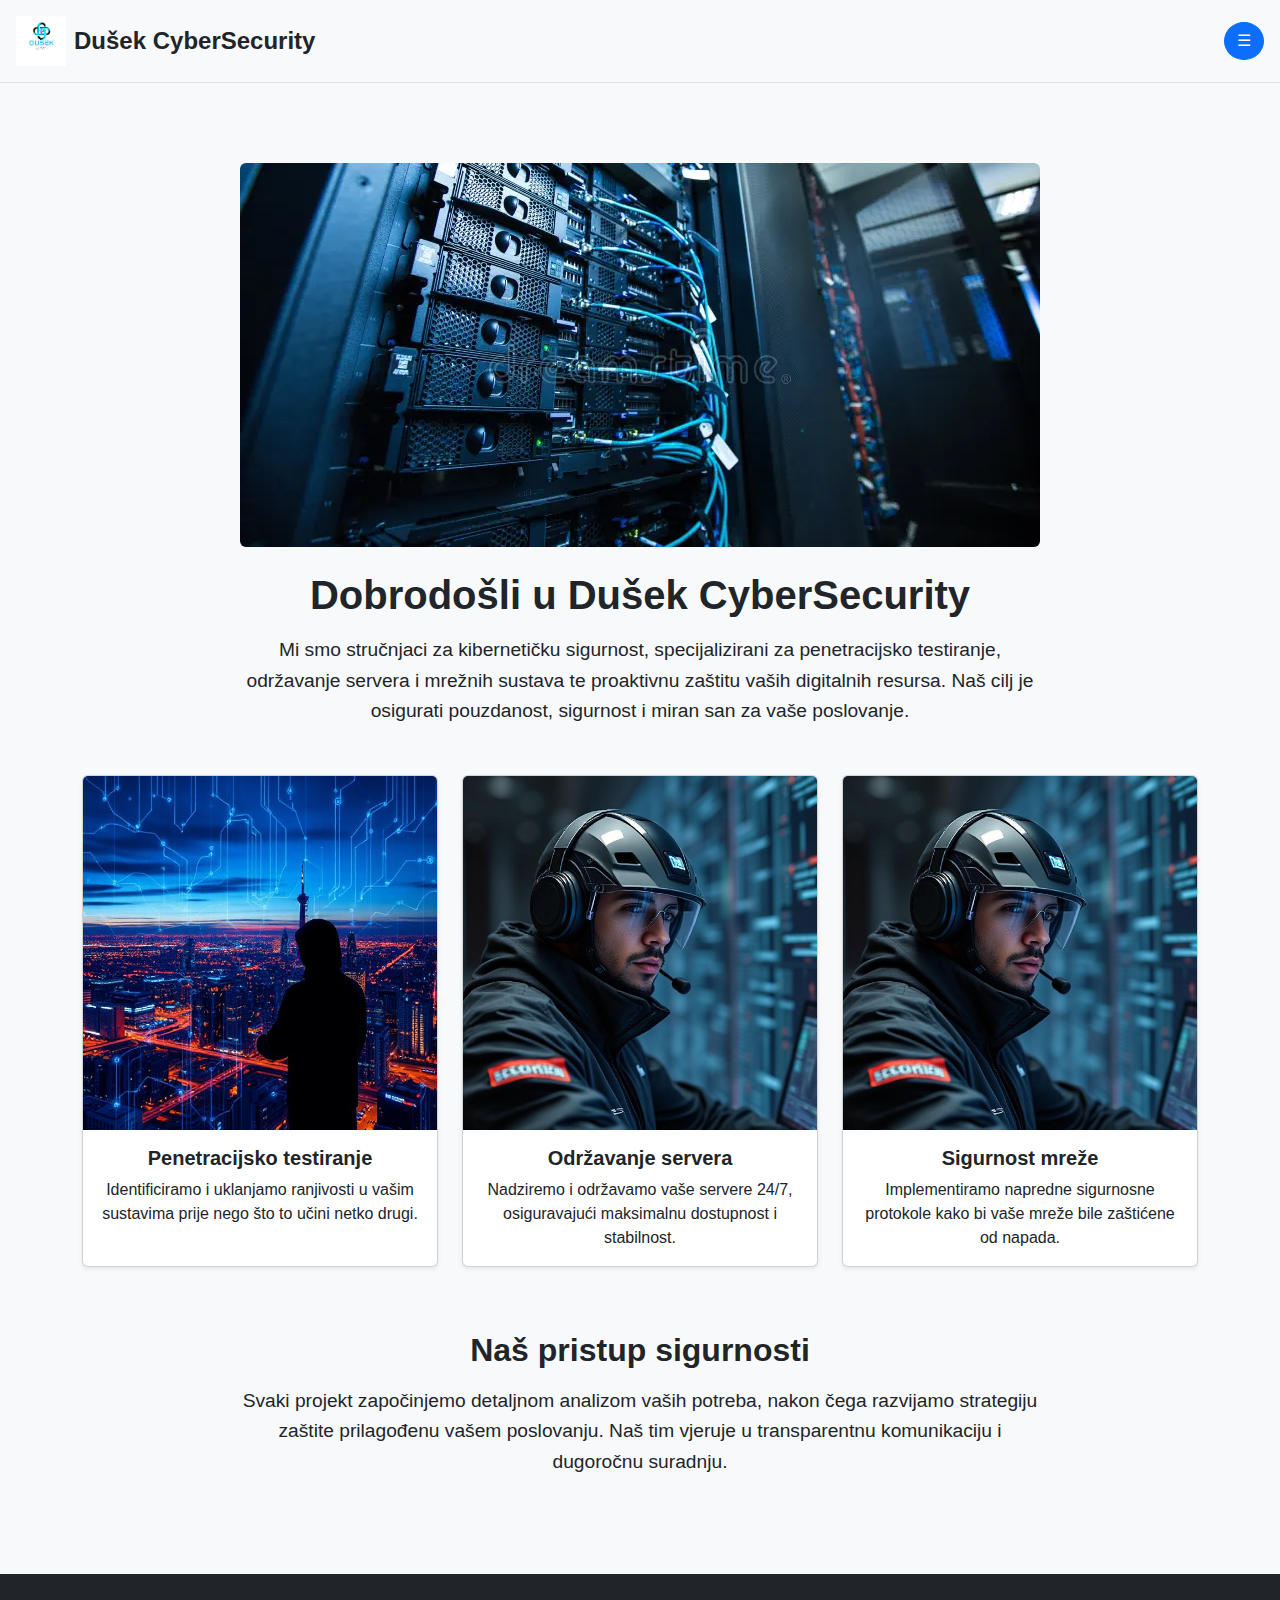
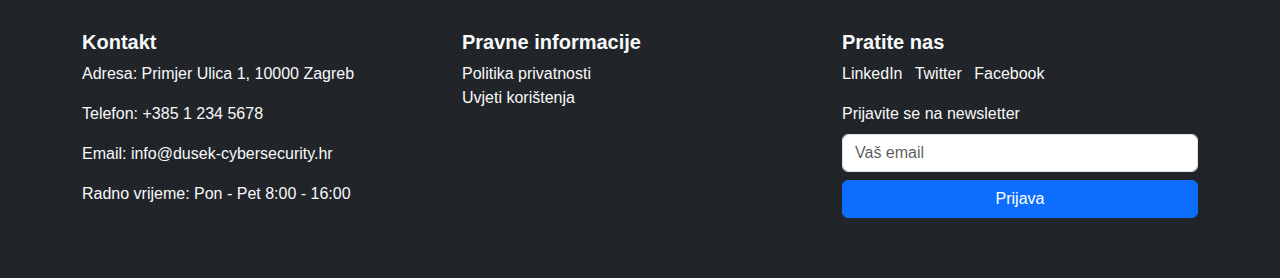
<file: index.html>
<!DOCTYPE html>
<html lang="hr">
<head>
    <meta charset="UTF-8">
    <meta name="viewport" content="width=device-width, initial-scale=1.0">
    <title>Dušek CyberSecurity</title>
    <link href="https://cdn.jsdelivr.net/npm/bootstrap@5.3.2/dist/css/bootstrap.min.css" rel="stylesheet">
    <link rel="stylesheet" href="style.css">
</head>
<body>

<header class="bg-light border-bottom d-flex justify-content-between align-items-center p-3">
    <a href="index.html" class="d-flex align-items-center text-dark text-decoration-none">
        <img src="slike/Dusek.png" alt="Logo" width="50" height="50" class="me-2">
        <span class="fs-4 fw-bold">Dušek CyberSecurity</span>
    </a>

    
    <button class="btn btn-primary rounded-circle" type="button" data-bs-toggle="offcanvas" data-bs-target="#mainMenu" aria-controls="mainMenu">
        ☰
    </button>
</header>


<div class="offcanvas offcanvas-end" tabindex="-1" id="mainMenu" aria-labelledby="mainMenuLabel">
    <div class="offcanvas-header">
        <h5 class="offcanvas-title" id="mainMenuLabel">Izbornik</h5>
        <button type="button" class="btn-close" data-bs-dismiss="offcanvas" aria-label="Zatvori"></button>
    </div>
    <div class="offcanvas-body">
        <nav class="nav flex-column">
            <a class="nav-link" href="o_nama.html">O nama</a>
            <a class="nav-link" href="usluge.html">Usluge</a>
            <a class="nav-link" href="novosti.html">Novosti</a>
            <a class="nav-link" href="zaposlenici.html">Zaposlenici</a>
            <a class="nav-link" href="kontakt.html">Kontakt</a>
            <a class="nav-link" href="password_test.html">Testiranje zaporke</a>
        </nav>
    </div>
</div>

<main class="container my-5">

    <section class="mb-5 text-center">
        <img src="slike/network-server-room-network-server-room-servers-high-performance-computers-running-processes-114138719.webp" alt="Cybersecurity Banner" class="img-fluid rounded mb-4">
        <h1 class="mb-3">Dobrodošli u Dušek CyberSecurity</h1>
        <p class="lead">
            Mi smo stručnjaci za kibernetičku sigurnost, specijalizirani za penetracijsko testiranje,
            održavanje servera i mrežnih sustava te proaktivnu zaštitu vaših digitalnih resursa.
            Naš cilj je osigurati pouzdanost, sigurnost i miran san za vaše poslovanje.
        </p>
    </section>

    <section class="row text-center mb-5">
        <div class="col-md-4 mb-3">
            <div class="card shadow-sm h-100">
                <img src="slike/49e75b22-9815-45e3-bf40-9a42f8af6ef8.jfif" class="card-img-top" alt="Pen Testing">
                <div class="card-body">
                    <h5 class="card-title">Penetracijsko testiranje</h5>
                    <p class="card-text">Identificiramo i uklanjamo ranjivosti u vašim sustavima prije nego što to učini netko drugi.</p>
                </div>
            </div>
        </div>
        <div class="col-md-4 mb-3">
            <div class="card shadow-sm h-100">
                <img src="slike/a2803f67-7ad3-4158-bbf1-80018cb2ded8.jfif" class="card-img-top" alt="Server Maintenance">
                <div class="card-body">
                    <h5 class="card-title">Održavanje servera</h5>
                    <p class="card-text">Nadziremo i održavamo vaše servere 24/7, osiguravajući maksimalnu dostupnost i stabilnost.</p>
                </div>
            </div>
        </div>
        <div class="col-md-4 mb-3">
            <div class="card shadow-sm h-100">
                <img src="slike/dad23524-e6ed-4711-8efe-0b33aef33cac.jfif" class="card-img-top" alt="Network Security">
                <div class="card-body">
                    <h5 class="card-title">Sigurnost mreže</h5>
                    <p class="card-text">Implementiramo napredne sigurnosne protokole kako bi vaše mreže bile zaštićene od napada.</p>
                </div>
            </div>
        </div>
    </section>

    <section class="text-center">
        <h2 class="mb-3">Naš pristup sigurnosti</h2>
        <p class="lead">
            Svaki projekt započinjemo detaljnom analizom vaših potreba, nakon čega razvijamo strategiju zaštite
            prilagođenu vašem poslovanju. Naš tim vjeruje u transparentnu komunikaciju i dugoročnu suradnju.
        </p>
    </section>

</main>

<footer class="bg-dark text-light mt-auto">
    <div class="container py-4">
        <div class="row">
            <div class="col-md-4">
                <h5>Kontakt</h5>
                <p>Adresa: Primjer Ulica 1, 10000 Zagreb</p>
                <p>Telefon: +385 1 234 5678</p>
                <p>Email: info@dusek-cybersecurity.hr</p>
                <p>Radno vrijeme: Pon - Pet 8:00 - 16:00</p>
            </div>
            <div class="col-md-4">
                <h5>Pravne informacije</h5>
                <ul class="list-unstyled">
                    <li><a href="privatnost.html" class="text-light">Politika privatnosti</a></li>
                    <li><a href="uvjeti.html" class="text-light">Uvjeti korištenja</a></li>
                </ul>
            </div>
            <div class="col-md-4">
                <h5>Pratite nas</h5>
                <a href="#" class="text-light me-2">LinkedIn</a>
                <a href="#" class="text-light me-2">Twitter</a>
                <a href="#" class="text-light">Facebook</a>
                <form class="mt-3">
                    <label for="newsletter" class="form-label">Prijavite se na newsletter</label>
                    <input type="email" id="newsletter" class="form-control mb-2" placeholder="Vaš email">
                    <button type="submit" class="btn btn-primary w-100">Prijava</button>
                </form>
            </div>
        </div>
    </div>
</footer>

<script src="https://cdn.jsdelivr.net/npm/bootstrap@5.3.2/dist/js/bootstrap.bundle.min.js"></script>
<script src="script.js"></script>
</body>
</html>
</file>
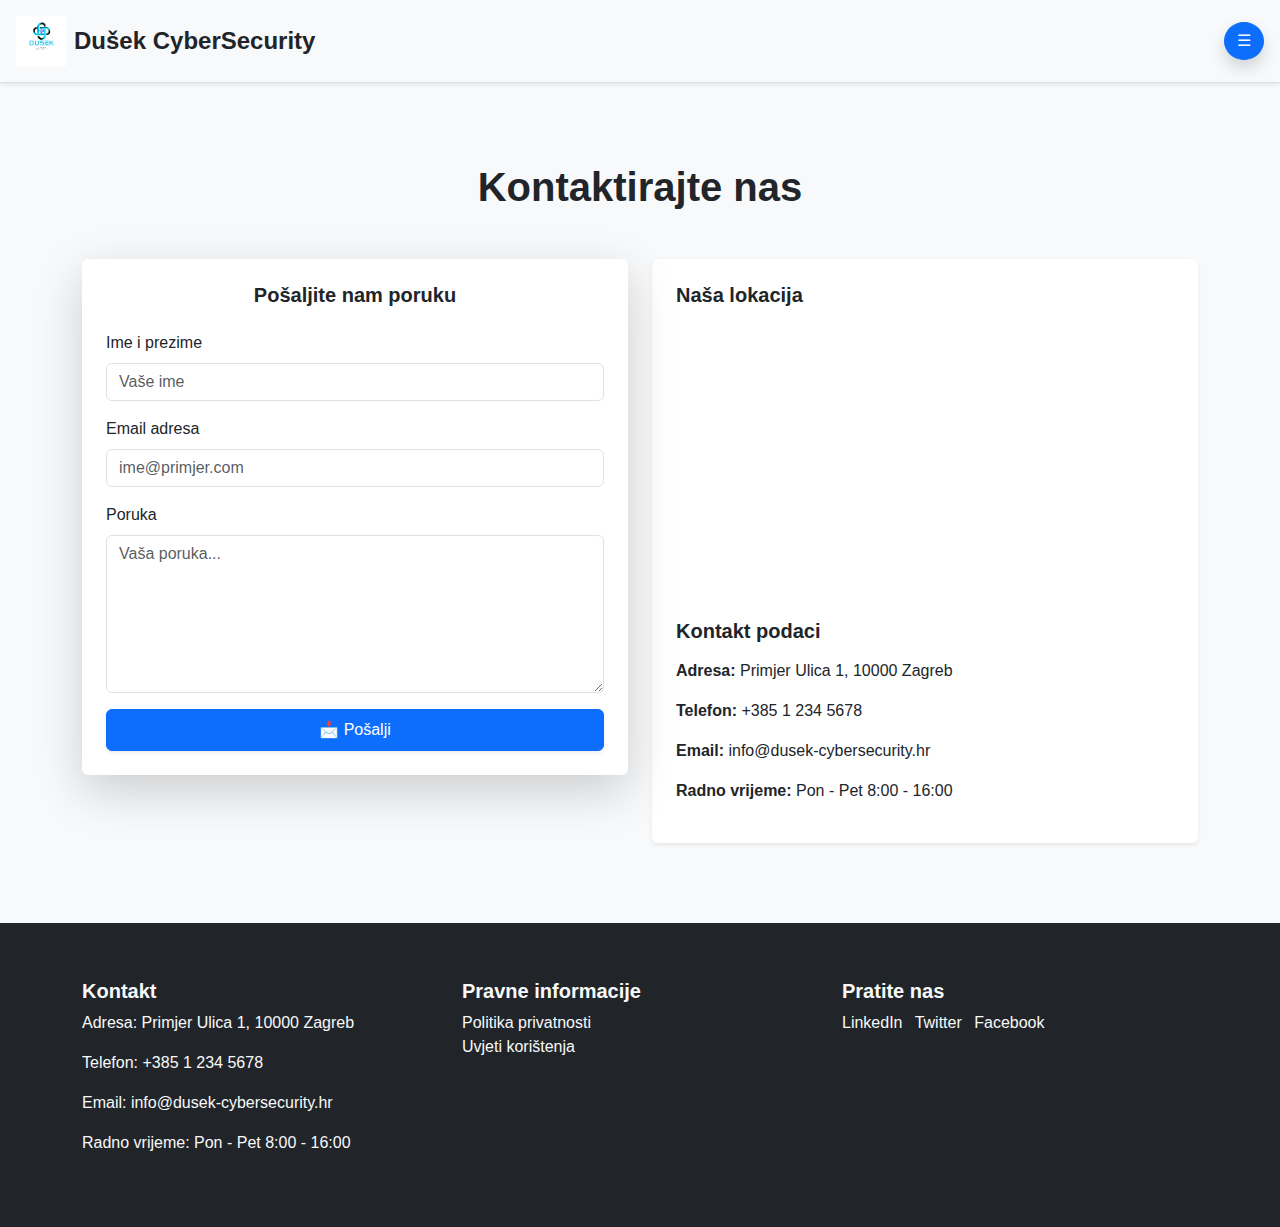
<file: kontakt.html>
<!DOCTYPE html>
<html lang="hr">
<head>
    <meta charset="UTF-8">
    <meta name="viewport" content="width=device-width, initial-scale=1.0">
    <title>Kontakt - Dušek CyberSecurity</title>
    <link href="https://cdn.jsdelivr.net/npm/bootstrap@5.3.2/dist/css/bootstrap.min.css" rel="stylesheet">
    <link rel="stylesheet" href="style.css">
</head>
<body class="bg-light d-flex flex-column min-vh-100">

<header class="bg-light border-bottom d-flex justify-content-between align-items-center p-3 shadow-sm">
    <a href="index.html" class="d-flex align-items-center text-dark text-decoration-none">
        <img src="slike/Dusek.png" alt="Logo" width="50" height="50" class="me-2">
        <span class="fs-4 fw-bold">Dušek CyberSecurity</span>
    </a>
    <button class="btn btn-primary rounded-circle shadow" type="button" data-bs-toggle="offcanvas" data-bs-target="#mainMenu" aria-controls="mainMenu">
        ☰
    </button>
</header>

<div class="offcanvas offcanvas-end" tabindex="-1" id="mainMenu" aria-labelledby="mainMenuLabel">
    <div class="offcanvas-header">
        <h5 class="offcanvas-title" id="mainMenuLabel">Izbornik</h5>
        <button type="button" class="btn-close" data-bs-dismiss="offcanvas" aria-label="Zatvori"></button>
    </div>
    <div class="offcanvas-body">
        <nav class="nav flex-column">
            <a class="nav-link" href="index.html">Početna</a>
            <a class="nav-link" href="o_nama.html">O nama</a>
            <a class="nav-link" href="usluge.html">Usluge</a>
            <a class="nav-link" href="novosti.html">Novosti</a>
            <a class="nav-link" href="zaposlenici.html">Zaposlenici</a>
            <a class="nav-link active" href="kontakt.html">Kontakt</a>
            <a class="nav-link" href="password_test.html">Testiranje zaporke</a>
        </nav>
    </div>
</div>

<main class="container my-5">
    <h1 class="text-center mb-5 fw-bold">Kontaktirajte nas</h1>

    <div class="row g-4">
        <div class="col-lg-6">
            <div class="card shadow-lg border-0">
                <div class="card-body p-4">
                    <h5 class="card-title text-center mb-4">Pošaljite nam poruku</h5>

                    <form action="https://formspree.io/f/xwprldqr" method="POST">
                        <div class="mb-3">
                            <label for="name" class="form-label">Ime i prezime</label>
                            <input type="text" class="form-control" id="name" name="name" placeholder="Vaše ime" required>
                        </div>

                        <div class="mb-3">
                            <label for="email" class="form-label">Email adresa</label>
                            <input type="email" class="form-control" id="email" name="email" placeholder="ime@primjer.com" required>
                        </div>

                        <div class="mb-3">
                            <label for="message" class="form-label">Poruka</label>
                            <textarea class="form-control" id="message" name="message" rows="6" placeholder="Vaša poruka..." required></textarea>
                        </div>

                        <button type="submit" class="btn btn-primary w-100 py-2 shadow-sm">📩 Pošalji</button>
                    </form>
                </div>
            </div>
        </div>

        <div class="col-lg-6">
            <div class="bg-white shadow-sm p-4 rounded">
                <h5 class="mb-3">Naša lokacija</h5>
                <div class="ratio ratio-16x9 mb-3">
                    <iframe src="https://www.google.com/maps?q=Zagreb+Croatia&output=embed" style="border:0;" allowfullscreen="" loading="lazy"></iframe>
                </div>

                <h5 class="mb-3">Kontakt podaci</h5>
                <p><strong>Adresa:</strong> Primjer Ulica 1, 10000 Zagreb</p>
                <p><strong>Telefon:</strong> +385 1 234 5678</p>
                <p><strong>Email:</strong> info@dusek-cybersecurity.hr</p>
                <p><strong>Radno vrijeme:</strong> Pon - Pet 8:00 - 16:00</p>
            </div>
        </div>
    </div>
</main>

<footer class="bg-dark text-light mt-auto">
    <div class="container py-4">
        <div class="row">
            <div class="col-md-4">
                <h5>Kontakt</h5>
                <p>Adresa: Primjer Ulica 1, 10000 Zagreb</p>
                <p>Telefon: +385 1 234 5678</p>
                <p>Email: info@dusek-cybersecurity.hr</p>
                <p>Radno vrijeme: Pon - Pet 8:00 - 16:00</p>
            </div>
            <div class="col-md-4">
                <h5>Pravne informacije</h5>
                <ul class="list-unstyled">
                    <li><a href="privatnost.html" class="text-light">Politika privatnosti</a></li>
                    <li><a href="uvjeti.html" class="text-light">Uvjeti korištenja</a></li>
                </ul>
            </div>
            <div class="col-md-4">
                <h5>Pratite nas</h5>
                <a href="#" class="text-light me-2">LinkedIn</a>
                <a href="#" class="text-light me-2">Twitter</a>
                <a href="#" class="text-light">Facebook</a>
            </div>
        </div>
    </div>
</footer>

<script src="https://cdn.jsdelivr.net/npm/bootstrap@5.3.2/dist/js/bootstrap.bundle.min.js"></script>
</body>
</html>
</file>
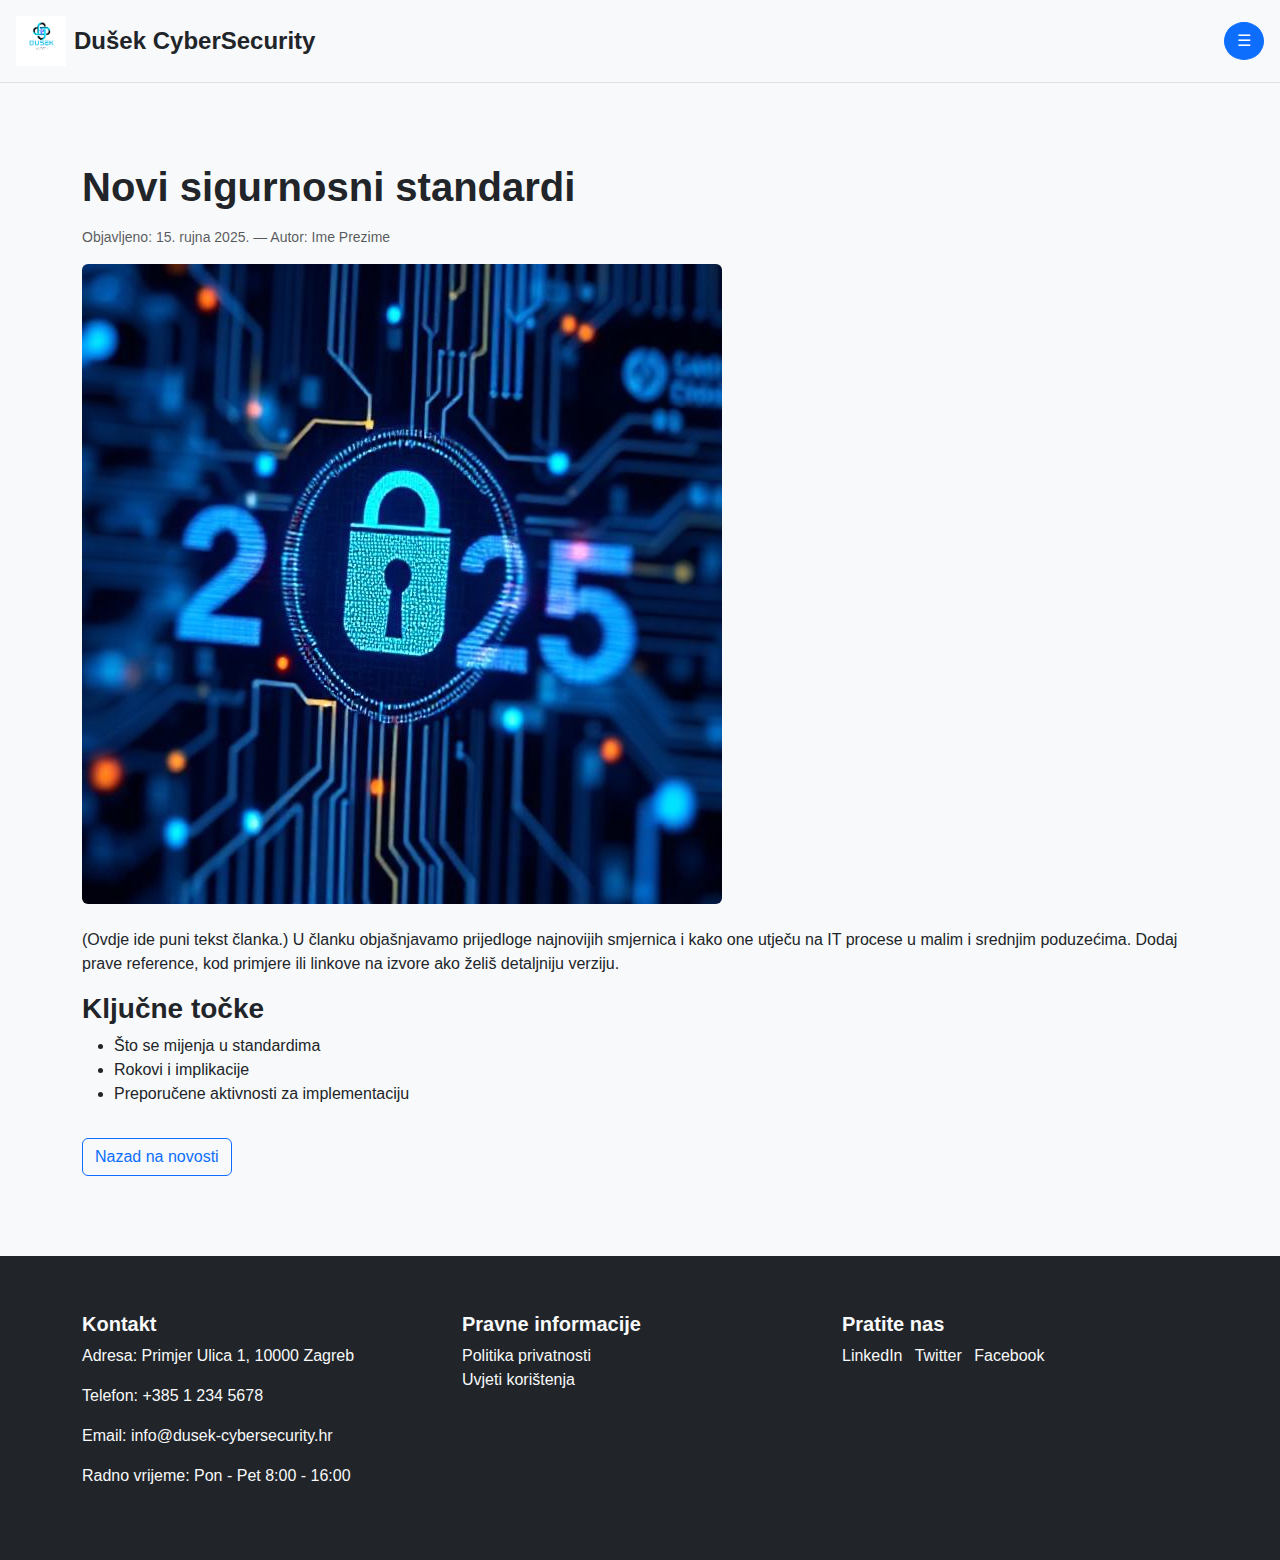
<file: novost_single.html>
<!DOCTYPE html>
<html lang="hr">
<head>
    <meta charset="UTF-8">
    <meta name="viewport" content="width=device-width, initial-scale=1.0">
    <title>Novi sigurnosni standardi - Dušek CyberSecurity</title>
    <link href="https://cdn.jsdelivr.net/npm/bootstrap@5.3.2/dist/css/bootstrap.min.css" rel="stylesheet">
    <link rel="stylesheet" href="style.css">
</head>
<body>

<header class="bg-light border-bottom d-flex justify-content-between align-items-center p-3">
    <a href="index.html" class="d-flex align-items-center text-dark text-decoration-none">
        <img src="slike/Dusek.png" alt="Logo" width="50" height="50" class="me-2">
        <span class="fs-4 fw-bold">Dušek CyberSecurity</span>
    </a>
    <button class="btn btn-primary rounded-circle" type="button" data-bs-toggle="offcanvas" data-bs-target="#mainMenu" aria-controls="mainMenu">
        ☰
    </button>
</header>

<div class="offcanvas offcanvas-end" tabindex="-1" id="mainMenu" aria-labelledby="mainMenuLabel">
    <div class="offcanvas-header">
        <h5 class="offcanvas-title" id="mainMenuLabel">Izbornik</h5>
        <button type="button" class="btn-close" data-bs-dismiss="offcanvas" aria-label="Zatvori"></button>
    </div>
    <div class="offcanvas-body">
        <nav class="nav flex-column">
            <a class="nav-link" href="index.html">Početna</a>
            <a class="nav-link" href="o_nama.html">O nama</a>
            <a class="nav-link" href="usluge.html">Usluge</a>
            <a class="nav-link" href="novosti.html">Novosti</a>
            <a class="nav-link" href="zaposlenici.html">Zaposlenici</a>
            <a class="nav-link" href="kontakt.html">Kontakt</a>
             <a class="nav-link active" href="password_test.html">Testiranje zaporke</a>
        </nav>
    </div>
</div>

<main class="container my-5">
    <article>
        <h1 class="mb-3">Novi sigurnosni standardi</h1>
        <p class="text-muted small">Objavljeno: 15. rujna 2025. — Autor: Ime Prezime</p>
        <img src="slike/d951ab39-e0ae-4fd6-91f8-fbc402507d74.jfif" alt="Novi standardi" class="img-fluid rounded mb-4">
        <p>
            (Ovdje ide puni tekst članka.) U članku objašnjavamo prijedloge najnovijih smjernica i kako one
            utječu na IT procese u malim i srednjim poduzećima. Dodaj prave reference, kod primjere ili linkove
            na izvore ako želiš detaljniju verziju.
        </p>

        <h3>Ključne točke</h3>
        <ul>
            <li>Što se mijenja u standardima</li>
            <li>Rokovi i implikacije</li>
            <li>Preporučene aktivnosti za implementaciju</li>
        </ul>

        <a href="novosti.html" class="btn btn-outline-primary mt-3">Nazad na novosti</a>
    </article>
</main>

<footer class="bg-dark text-light mt-auto">
    <div class="container py-4">
        <div class="row">
            <div class="col-md-4">
                <h5>Kontakt</h5>
                <p>Adresa: Primjer Ulica 1, 10000 Zagreb</p>
                <p>Telefon: +385 1 234 5678</p>
                <p>Email: info@dusek-cybersecurity.hr</p>
                <p>Radno vrijeme: Pon - Pet 8:00 - 16:00</p>
            </div>
            <div class="col-md-4">
                <h5>Pravne informacije</h5>
                <ul class="list-unstyled">
                    <li><a href="privatnost.html" class="text-light">Politika privatnosti</a></li>
                    <li><a href="uvjeti.html" class="text-light">Uvjeti korištenja</a></li>
                </ul>
            </div>
            <div class="col-md-4">
                <h5>Pratite nas</h5>
                <a href="#" class="text-light me-2">LinkedIn</a>
                <a href="#" class="text-light me-2">Twitter</a>
                <a href="#" class="text-light">Facebook</a>

                <!-- Mailchimp embed placeholder -->
            </div>
        </div>
    </div>
</footer>

<script src="https://cdn.jsdelivr.net/npm/bootstrap@5.3.2/dist/js/bootstrap.bundle.min.js"></script>
</body>
</html>
</file>
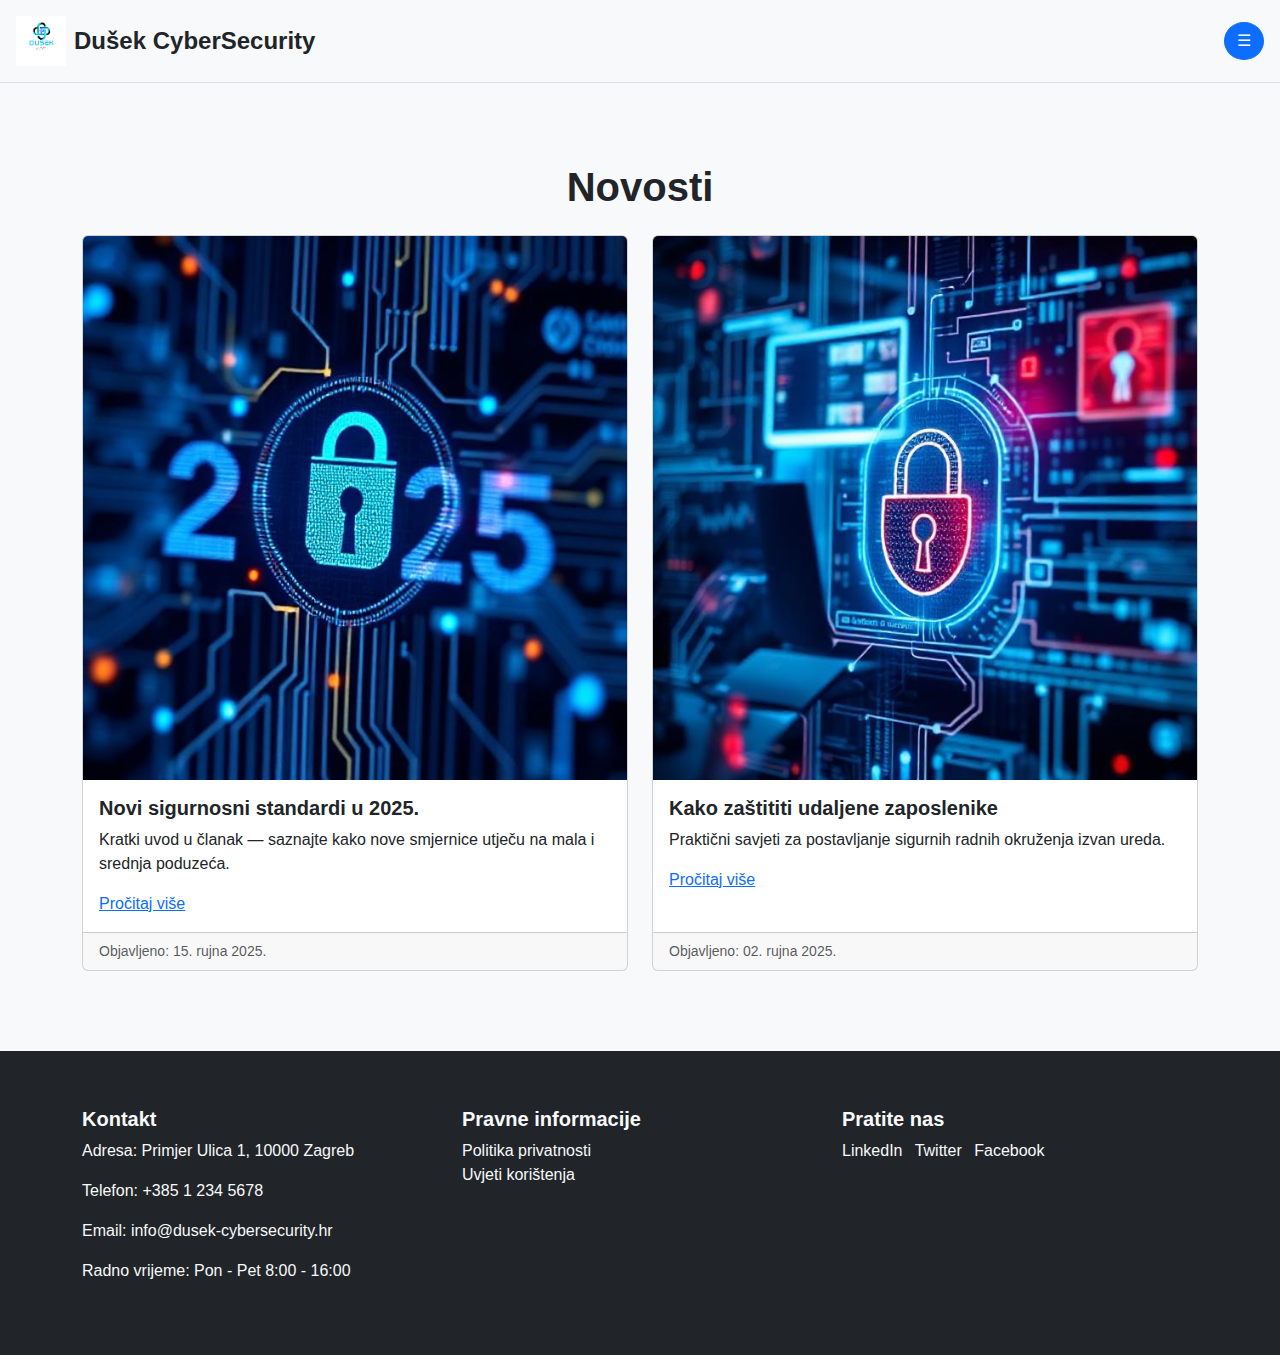
<file: novosti.html>
<!DOCTYPE html>
<html lang="hr">
<head>
    <meta charset="UTF-8">
    <meta name="viewport" content="width=device-width, initial-scale=1.0">
    <title>Novosti - Dušek CyberSecurity</title>
    <link href="https://cdn.jsdelivr.net/npm/bootstrap@5.3.2/dist/css/bootstrap.min.css" rel="stylesheet">
    <link rel="stylesheet" href="style.css">
</head>
<body>

<header class="bg-light border-bottom d-flex justify-content-between align-items-center p-3">
    <a href="index.html" class="d-flex align-items-center text-dark text-decoration-none">
        <img src="slike/Dusek.png" alt="Logo" width="50" height="50" class="me-2">
        <span class="fs-4 fw-bold">Dušek CyberSecurity</span>
    </a>
    <button class="btn btn-primary rounded-circle" type="button" data-bs-toggle="offcanvas" data-bs-target="#mainMenu" aria-controls="mainMenu">
        ☰
    </button>
</header>

<div class="offcanvas offcanvas-end" tabindex="-1" id="mainMenu" aria-labelledby="mainMenuLabel">
    <div class="offcanvas-header">
        <h5 class="offcanvas-title" id="mainMenuLabel">Izbornik</h5>
        <button type="button" class="btn-close" data-bs-dismiss="offcanvas" aria-label="Zatvori"></button>
    </div>
    <div class="offcanvas-body">
        <nav class="nav flex-column">
            <a class="nav-link" href="index.html">Početna</a>
            <a class="nav-link" href="o_nama.html">O nama</a>
            <a class="nav-link" href="usluge.html">Usluge</a>
            <a class="nav-link active" href="novosti.html">Novosti</a>
            <a class="nav-link" href="zaposlenici.html">Zaposlenici</a>
            <a class="nav-link" href="kontakt.html">Kontakt</a>
             <a class="nav-link active" href="password_test.html">Testiranje zaporke</a>
        </nav>
    </div>
</div>

<main class="container my-5">
    <h1 class="text-center mb-4">Novosti</h1>

    <div class="row g-4">
        <!-- Članak 1 -->
        <div class="col-md-6">
            <article class="card h-100">
                <img src="slike/d951ab39-e0ae-4fd6-91f8-fbc402507d74.jfif" class="card-img-top" alt="Naslov članka">
                <div class="card-body">
                    <h5 class="card-title">Novi sigurnosni standardi u 2025.</h5>
                    <p class="card-text">Kratki uvod u članak — saznajte kako nove smjernice utječu na mala i srednja poduzeća.</p>
                    <a href="novost_single.html" class="stretched-link">Pročitaj više</a>
                </div>
                <div class="card-footer small text-muted">Objavljeno: 15. rujna 2025.</div>
            </article>
        </div>

        <!-- Članak 2 -->
        <div class="col-md-6">
            <article class="card h-100">
                <img src="slike/f18f04fe-4d58-46d9-af1b-69393720ca29.jfif" class="card-img-top" alt="Naslov članka">
                <div class="card-body">
                    <h5 class="card-title">Kako zaštititi udaljene zaposlenike</h5>
                    <p class="card-text">Praktični savjeti za postavljanje sigurnih radnih okruženja izvan ureda.</p>
                    <a href="novost_single.html" class="stretched-link">Pročitaj više</a>
                </div>
                <div class="card-footer small text-muted">Objavljeno: 02. rujna 2025.</div>
            </article>
        </div>

        <!-- Dodaj više članaka po potrebi -->
    </div>
</main>

<footer class="bg-dark text-light mt-auto">
    <div class="container py-4">
        <div class="row">
            <div class="col-md-4">
                <h5>Kontakt</h5>
                <p>Adresa: Primjer Ulica 1, 10000 Zagreb</p>
                <p>Telefon: +385 1 234 5678</p>
                <p>Email: info@dusek-cybersecurity.hr</p>
                <p>Radno vrijeme: Pon - Pet 8:00 - 16:00</p>
            </div>
            <div class="col-md-4">
                <h5>Pravne informacije</h5>
                <ul class="list-unstyled">
                    <li><a href="privatnost.html" class="text-light">Politika privatnosti</a></li>
                    <li><a href="uvjeti.html" class="text-light">Uvjeti korištenja</a></li>
                </ul>
            </div>
            <div class="col-md-4">
                <h5>Pratite nas</h5>
                <a href="#" class="text-light me-2">LinkedIn</a>
                <a href="#" class="text-light me-2">Twitter</a>
                <a href="#" class="text-light">Facebook</a>

                <!-- Mailchimp embed placeholder -->
            </div>
        </div>
    </div>
</footer>

<script src="https://cdn.jsdelivr.net/npm/bootstrap@5.3.2/dist/js/bootstrap.bundle.min.js"></script>
</body>
</html>
</file>
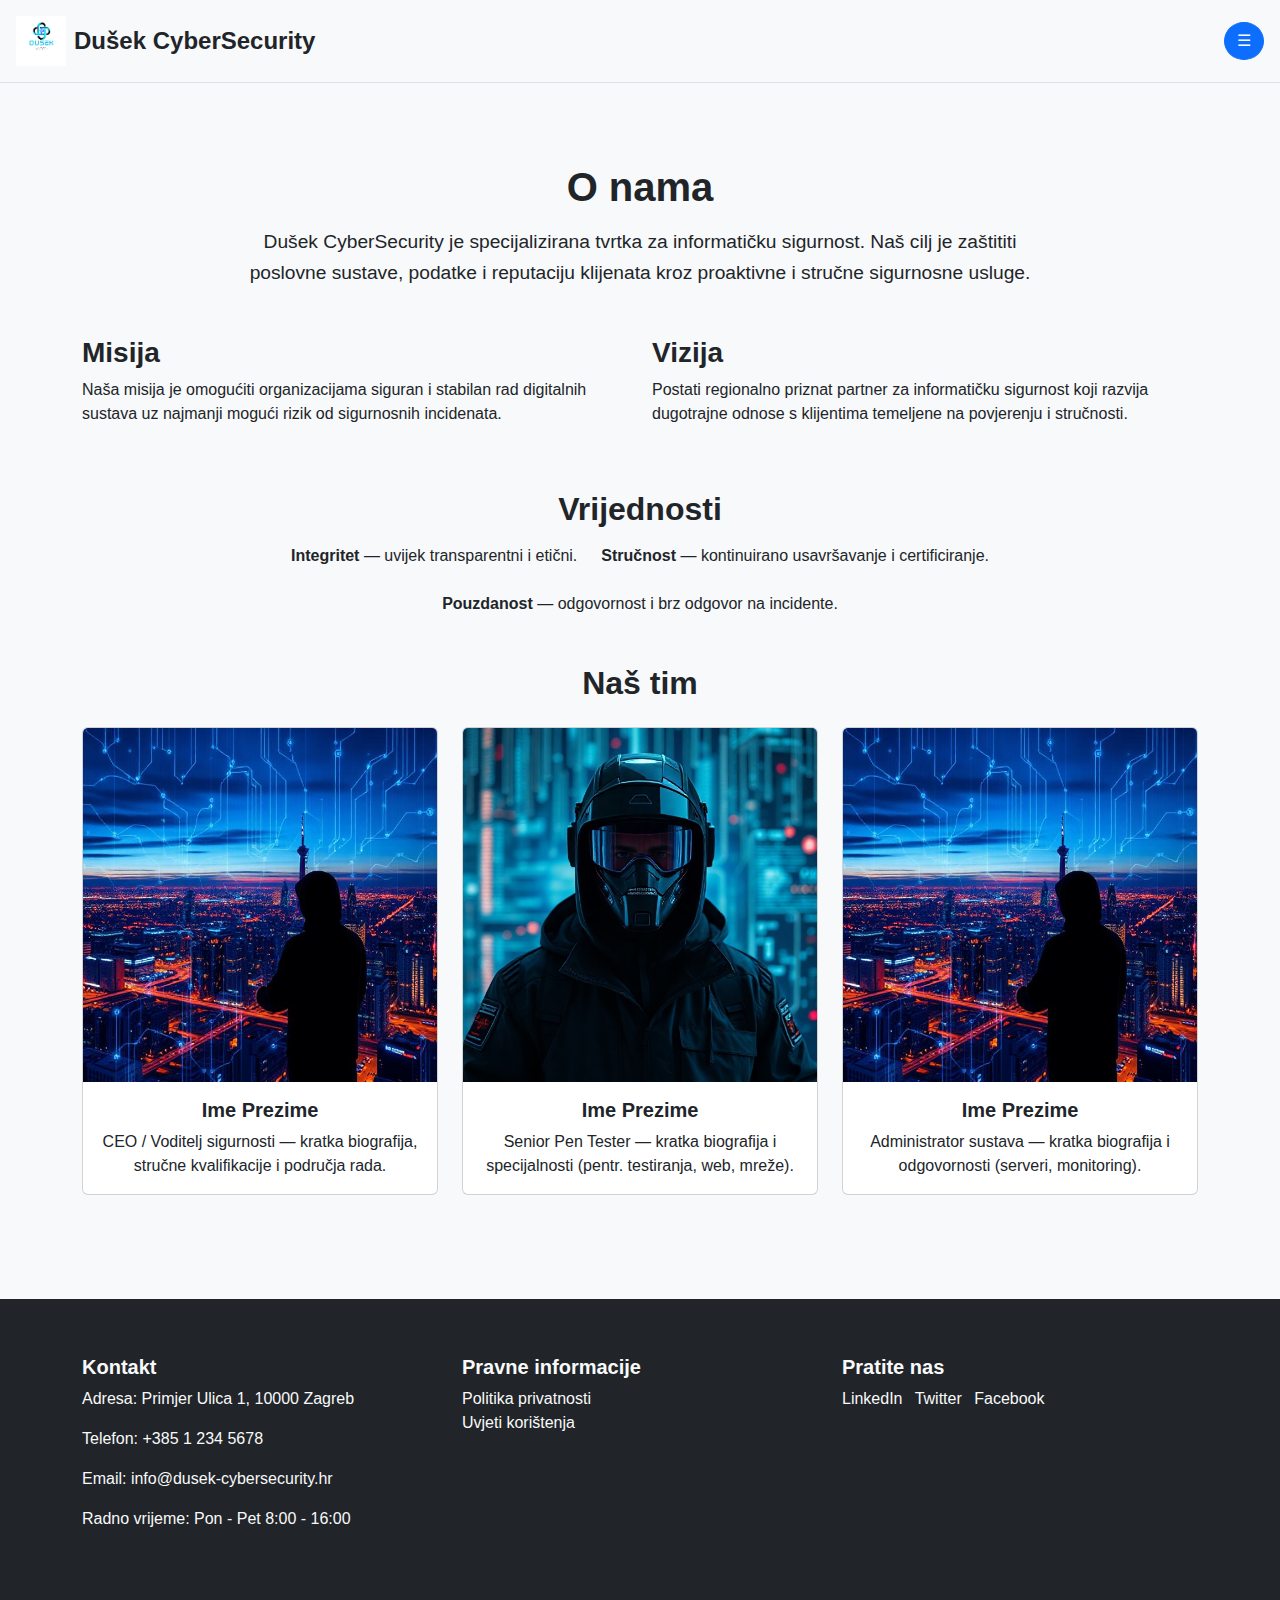
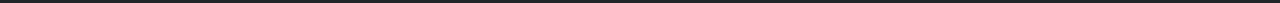
<file: o_nama.html>
<!DOCTYPE html>
<html lang="hr">
<head>
    <meta charset="UTF-8">
    <meta name="viewport" content="width=device-width, initial-scale=1.0">
    <title>O nama - Dušek CyberSecurity</title>
    <link href="https://cdn.jsdelivr.net/npm/bootstrap@5.3.2/dist/css/bootstrap.min.css" rel="stylesheet">
    <link rel="stylesheet" href="style.css">
</head>
<body>

<header class="bg-light border-bottom d-flex justify-content-between align-items-center p-3">
    <a href="index.html" class="d-flex align-items-center text-dark text-decoration-none">
        <img src="slike/Dusek.png" alt="Logo" width="50" height="50" class="me-2">
        <span class="fs-4 fw-bold">Dušek CyberSecurity</span>
    </a>
    <button class="btn btn-primary rounded-circle" type="button" data-bs-toggle="offcanvas" data-bs-target="#mainMenu" aria-controls="mainMenu">
        ☰
    </button>
</header>

<div class="offcanvas offcanvas-end" tabindex="-1" id="mainMenu" aria-labelledby="mainMenuLabel">
    <div class="offcanvas-header">
        <h5 class="offcanvas-title" id="mainMenuLabel">Izbornik</h5>
        <button type="button" class="btn-close" data-bs-dismiss="offcanvas" aria-label="Zatvori"></button>
    </div>
    <div class="offcanvas-body">
        <nav class="nav flex-column">
            <a class="nav-link" href="index.html">Početna</a>
            <a class="nav-link active" href="o_nama.html">O nama</a>
            <a class="nav-link" href="usluge.html">Usluge</a>
            <a class="nav-link" href="novosti.html">Novosti</a>
            <a class="nav-link" href="zaposlenici.html">Zaposlenici</a>
            <a class="nav-link" href="kontakt.html">Kontakt</a>
             <a class="nav-link active" href="password_test.html">Testiranje zaporke</a>
        </nav>
    </div>
</div>

<main class="container my-5">
    <section class="mb-5">
        <h1 class="text-center mb-3">O nama</h1>
        <p class="lead text-center">Dušek CyberSecurity je specijalizirana tvrtka za informatičku sigurnost.
            Naš cilj je zaštititi poslovne sustave, podatke i reputaciju klijenata kroz proaktivne i
            stručne sigurnosne usluge.</p>
    </section>

    <section class="row mb-5">
        <div class="col-md-6">
            <h3>Misija</h3>
            <p>Naša misija je omogućiti organizacijama siguran i stabilan rad digitalnih sustava uz
               najmanji mogući rizik od sigurnosnih incidenata.</p>
        </div>
        <div class="col-md-6">
            <h3>Vizija</h3>
            <p>Postati regionalno priznat partner za informatičku sigurnost koji razvija dugotrajne odnose
               s klijentima temeljene na povjerenju i stručnosti.</p>
        </div>
    </section>

    <section class="mb-5">
        <h2 class="mb-3 text-center">Vrijednosti</h2>
        <ul class="list-unstyled d-flex justify-content-center gap-4 flex-wrap">
            <li><strong>Integritet</strong> — uvijek transparentni i etični.</li>
            <li><strong>Stručnost</strong> — kontinuirano usavršavanje i certificiranje.</li>
            <li><strong>Pouzdanost</strong> — odgovornost i brz odgovor na incidente.</li>
        </ul>
    </section>

    <section>
        <h2 class="mb-4 text-center">Naš tim</h2>
        <div class="row">
            
            <div class="col-md-4 mb-4">
                <div class="card h-100 text-center">
                    <img src="slike/64bc28c1-db12-48a4-8858-64b4ac405cd4.jfif" class="card-img-top" alt="Ime Prezime">
                    <div class="card-body">
                        <h5 class="card-title">Ime Prezime</h5>
                        <p class="card-text">CEO / Voditelj sigurnosti — kratka biografija, stručne kvalifikacije i područja rada.</p>
                    </div>
                </div>
            </div>

            <div class="col-md-4 mb-4">
                <div class="card h-100 text-center">
                    <img src="slike/b21036e5-31e2-4cee-b746-43f34aae460e.jfif" class="card-img-top" alt="Ime Prezime">
                    <div class="card-body">
                        <h5 class="card-title">Ime Prezime</h5>
                        <p class="card-text">Senior Pen Tester — kratka biografija i specijalnosti (pentr. testiranja, web, mreže).</p>
                    </div>
                </div>
            </div>

            <div class="col-md-4 mb-4">
                <div class="card h-100 text-center">
                    <img src="slike/64bc28c1-db12-48a4-8858-64b4ac405cd4.jfif" class="card-img-top" alt="Ime Prezime">
                    <div class="card-body">
                        <h5 class="card-title">Ime Prezime</h5>
                        <p class="card-text">Administrator sustava — kratka biografija i odgovornosti (serveri, monitoring).</p>
                    </div>
                </div>
            </div>
        </div>
    </section>
</main>

<footer class="bg-dark text-light mt-auto">
    <div class="container py-4">
        <div class="row">
            <div class="col-md-4">
                <h5>Kontakt</h5>
                <p>Adresa: Primjer Ulica 1, 10000 Zagreb</p>
                <p>Telefon: +385 1 234 5678</p>
                <p>Email: info@dusek-cybersecurity.hr</p>
                <p>Radno vrijeme: Pon - Pet 8:00 - 16:00</p>
            </div>
            <div class="col-md-4">
                <h5>Pravne informacije</h5>
                <ul class="list-unstyled">
                    <li><a href="privatnost.html" class="text-light">Politika privatnosti</a></li>
                    <li><a href="uvjeti.html" class="text-light">Uvjeti korištenja</a></li>
                </ul>
            </div>
            <div class="col-md-4">
                <h5>Pratite nas</h5>
                <a href="#" class="text-light me-2">LinkedIn</a>
                <a href="#" class="text-light me-2">Twitter</a>
                <a href="#" class="text-light">Facebook</a>

                
            </div>
        </div>
    </div>
</footer>

<script src="https://cdn.jsdelivr.net/npm/bootstrap@5.3.2/dist/js/bootstrap.bundle.min.js"></script>
</body>
</html>
</file>
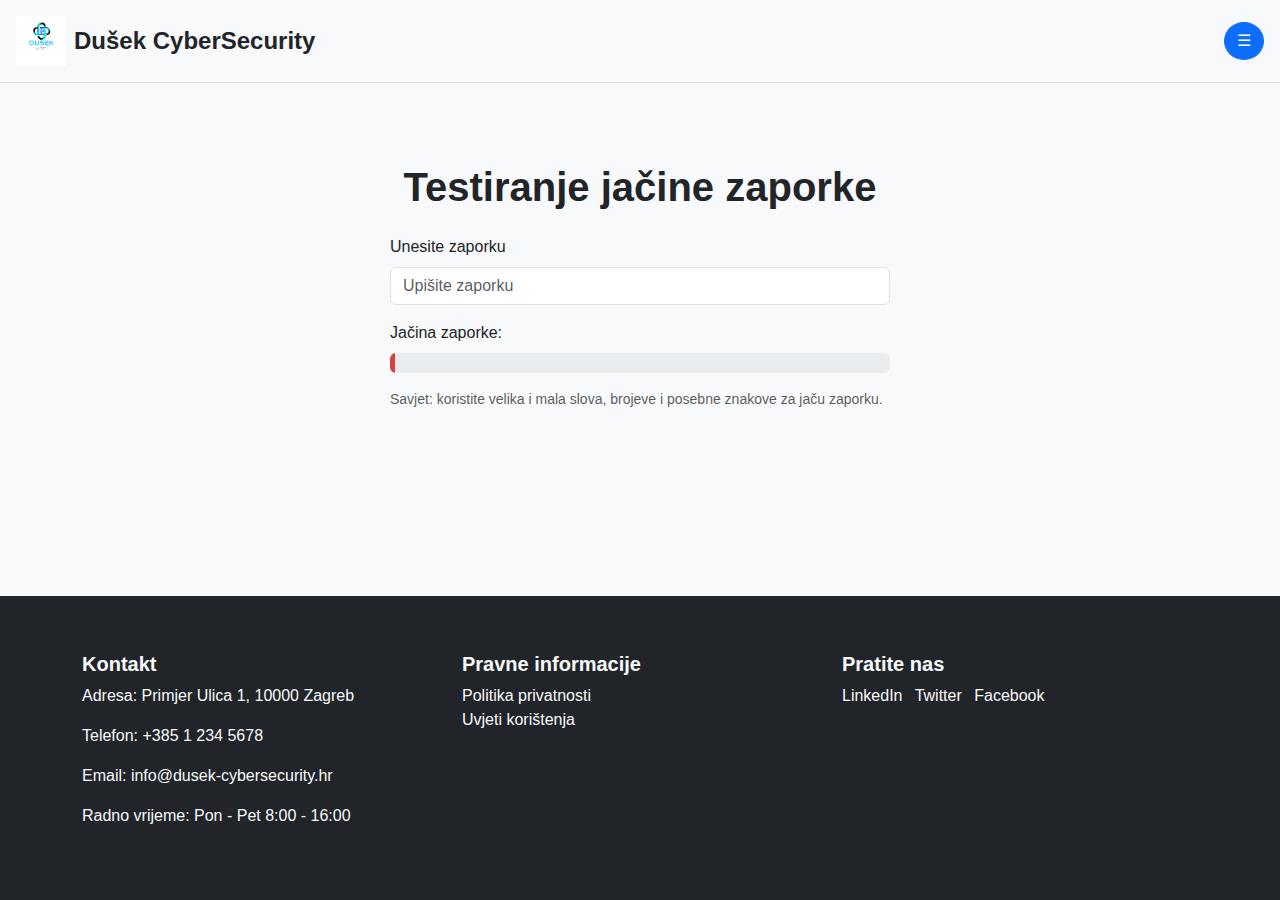
<file: password_test.html>
<!DOCTYPE html>
<html lang="hr">
<head>
    <meta charset="UTF-8">
    <meta name="viewport" content="width=device-width, initial-scale=1.0">
    <title>Testiranje zaporke - Dušek CyberSecurity</title>
    <link href="https://cdn.jsdelivr.net/npm/bootstrap@5.3.2/dist/css/bootstrap.min.css" rel="stylesheet">
    <link rel="stylesheet" href="style.css">
</head>
<body>

<header class="bg-light border-bottom d-flex justify-content-between align-items-center p-3">
    <a href="index.html" class="d-flex align-items-center text-dark text-decoration-none">
        <img src="slike/Dusek.png" alt="Logo" width="50" height="50" class="me-2">
        <span class="fs-4 fw-bold">Dušek CyberSecurity</span>
    </a>
    <button class="btn btn-primary rounded-circle" type="button" data-bs-toggle="offcanvas" data-bs-target="#mainMenu" aria-controls="mainMenu">
        ☰
    </button>
</header>

<div class="offcanvas offcanvas-end" tabindex="-1" id="mainMenu" aria-labelledby="mainMenuLabel">
    <div class="offcanvas-header">
        <h5 class="offcanvas-title" id="mainMenuLabel">Izbornik</h5>
        <button type="button" class="btn-close" data-bs-dismiss="offcanvas" aria-label="Zatvori"></button>
    </div>
    <div class="offcanvas-body">
        <nav class="nav flex-column">
            <a class="nav-link" href="index.html">Početna</a>
            <a class="nav-link" href="o_nama.html">O nama</a>
            <a class="nav-link" href="usluge.html">Usluge</a>
            <a class="nav-link" href="novosti.html">Novosti</a>
            <a class="nav-link" href="zaposlenici.html">Zaposlenici</a>
            <a class="nav-link" href="kontakt.html">Kontakt</a>
            <a class="nav-link active" href="password_test.html">Testiranje zaporke</a>
        </nav>
    </div>
</div>

<main class="container my-5">
    <h1 class="text-center mb-4">Testiranje jačine zaporke</h1>

    <div class="mx-auto" style="max-width: 500px;">
        <label for="password" class="form-label">Unesite zaporku</label>
        <input type="text" class="form-control mb-3" id="password" placeholder="Upišite zaporku">

        <label class="form-label">Jačina zaporke:</label>
        <div class="progress power-container mb-3" style="height: 20px;">
            <div id="power-point" class="progress-bar" style="width: 1%; background-color:#D73F40;"></div>
        </div>

        <p class="small text-muted">Savjet: koristite velika i mala slova, brojeve i posebne znakove za jaču zaporku.</p>
    </div>
</main>

<footer class="bg-dark text-light mt-auto">
    <div class="container py-4">
        <div class="row">
            <div class="col-md-4">
                <h5>Kontakt</h5>
                <p>Adresa: Primjer Ulica 1, 10000 Zagreb</p>
                <p>Telefon: +385 1 234 5678</p>
                <p>Email: info@dusek-cybersecurity.hr</p>
                <p>Radno vrijeme: Pon - Pet 8:00 - 16:00</p>
            </div>
            <div class="col-md-4">
                <h5>Pravne informacije</h5>
                <ul class="list-unstyled">
                    <li><a href="privatnost.html" class="text-light">Politika privatnosti</a></li>
                    <li><a href="uvjeti.html" class="text-light">Uvjeti korištenja</a></li>
                </ul>
            </div>
            <div class="col-md-4">
                <h5>Pratite nas</h5>
                <a href="#" class="text-light me-2">LinkedIn</a>
                <a href="#" class="text-light me-2">Twitter</a>
                <a href="#" class="text-light">Facebook</a>

                
            </div>
        </div>
    </div>
</footer>

<script src="https://cdn.jsdelivr.net/npm/bootstrap@5.3.2/dist/js/bootstrap.bundle.min.js"></script>
<script src="script.js"></script>
</body>
</html>
</file>
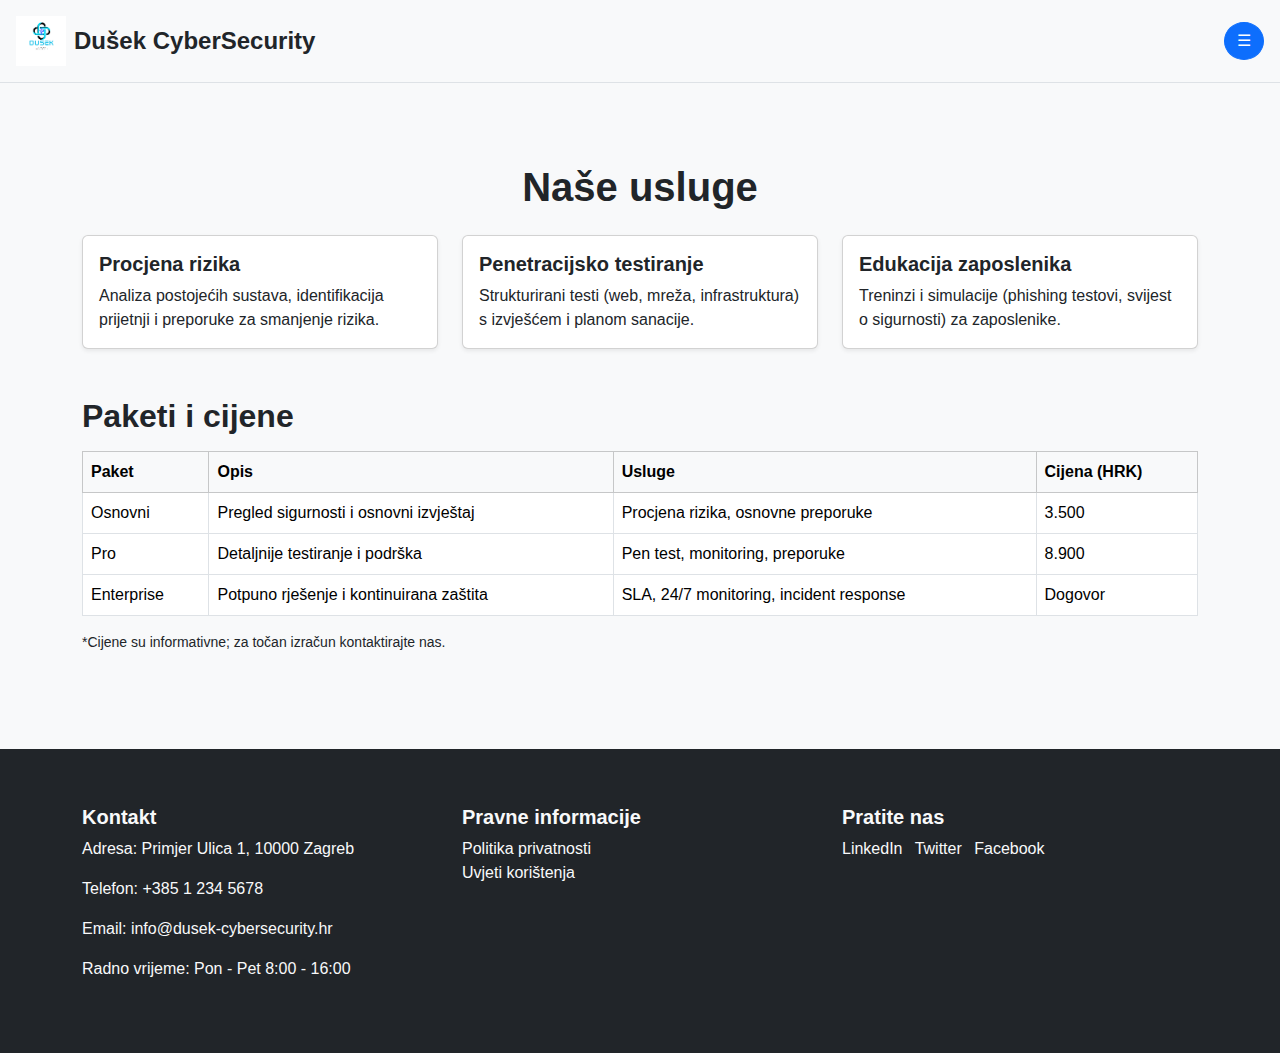
<file: usluge.html>
<!DOCTYPE html>
<html lang="hr">
<head>
    <meta charset="UTF-8">
    <meta name="viewport" content="width=device-width, initial-scale=1.0">
    <title>Usluge - Dušek CyberSecurity</title>
    <link href="https://cdn.jsdelivr.net/npm/bootstrap@5.3.2/dist/css/bootstrap.min.css" rel="stylesheet">
    <link rel="stylesheet" href="style.css">
</head>
<body>

<header class="bg-light border-bottom d-flex justify-content-between align-items-center p-3">
    <a href="index.html" class="d-flex align-items-center text-dark text-decoration-none">
        <img src="slike/Dusek.png" alt="Logo" width="50" height="50" class="me-2">
        <span class="fs-4 fw-bold">Dušek CyberSecurity</span>
    </a>
    <button class="btn btn-primary rounded-circle" type="button" data-bs-toggle="offcanvas" data-bs-target="#mainMenu" aria-controls="mainMenu">
        ☰
    </button>
</header>

<div class="offcanvas offcanvas-end" tabindex="-1" id="mainMenu" aria-labelledby="mainMenuLabel">
    <div class="offcanvas-header">
        <h5 class="offcanvas-title" id="mainMenuLabel">Izbornik</h5>
        <button type="button" class="btn-close" data-bs-dismiss="offcanvas" aria-label="Zatvori"></button>
    </div>
    <div class="offcanvas-body">
        <nav class="nav flex-column">
            <a class="nav-link" href="index.html">Početna</a>
            <a class="nav-link" href="o_nama.html">O nama</a>
            <a class="nav-link active" href="usluge.html">Usluge</a>
            <a class="nav-link" href="novosti.html">Novosti</a>
            <a class="nav-link" href="zaposlenici.html">Zaposlenici</a>
            <a class="nav-link" href="kontakt.html">Kontakt</a>
             <a class="nav-link active" href="password_test.html">Testiranje zaporke</a>
        </nav>
    </div>
</div>

<main class="container my-5">
    <h1 class="text-center mb-4">Naše usluge</h1>

    <div class="row g-4 mb-5">
        <div class="col-md-4">
            <div class="card h-100 shadow-sm">
                <div class="card-body">
                    <h5 class="card-title">Procjena rizika</h5>
                    <p class="card-text">Analiza postojećih sustava, identifikacija prijetnji i preporuke za smanjenje rizika.</p>
                </div>
            </div>
        </div>

        <div class="col-md-4">
            <div class="card h-100 shadow-sm">
                <div class="card-body">
                    <h5 class="card-title">Penetracijsko testiranje</h5>
                    <p class="card-text">Strukturirani testi (web, mreža, infrastruktura) s izvješćem i planom sanacije.</p>
                </div>
            </div>
        </div>

        <div class="col-md-4">
            <div class="card h-100 shadow-sm">
                <div class="card-body">
                    <h5 class="card-title">Edukacija zaposlenika</h5>
                    <p class="card-text">Treninzi i simulacije (phishing testovi, svijest o sigurnosti) za zaposlenike.</p>
                </div>
            </div>
        </div>
    </div>

    <section>
        <h2 class="mb-3">Paketi i cijene</h2>
        <div class="table-responsive">
            <table class="table table-bordered align-middle">
                <thead class="table-light">
                    <tr>
                        <th>Paket</th>
                        <th>Opis</th>
                        <th>Usluge</th>
                        <th>Cijena (HRK)</th>
                    </tr>
                </thead>
                <tbody>
                    <tr>
                        <td>Osnovni</td>
                        <td>Pregled sigurnosti i osnovni izvještaj</td>
                        <td>Procjena rizika, osnovne preporuke</td>
                        <td>3.500</td>
                    </tr>
                    <tr>
                        <td>Pro</td>
                        <td>Detaljnije testiranje i podrška</td>
                        <td>Pen test, monitoring, preporuke</td>
                        <td>8.900</td>
                    </tr>
                    <tr>
                        <td>Enterprise</td>
                        <td>Potpuno rješenje i kontinuirana zaštita</td>
                        <td>SLA, 24/7 monitoring, incident response</td>
                        <td>Dogovor</td>
                    </tr>
                </tbody>
            </table>
        </div>
        <p class="small">*Cijene su informativne; za točan izračun kontaktirajte nas.</p>
    </section>
</main>

<footer class="bg-dark text-light mt-auto">
    <div class="container py-4">
        <div class="row">
            <div class="col-md-4">
                <h5>Kontakt</h5>
                <p>Adresa: Primjer Ulica 1, 10000 Zagreb</p>
                <p>Telefon: +385 1 234 5678</p>
                <p>Email: info@dusek-cybersecurity.hr</p>
                <p>Radno vrijeme: Pon - Pet 8:00 - 16:00</p>
            </div>
            <div class="col-md-4">
                <h5>Pravne informacije</h5>
                <ul class="list-unstyled">
                    <li><a href="privatnost.html" class="text-light">Politika privatnosti</a></li>
                    <li><a href="uvjeti.html" class="text-light">Uvjeti korištenja</a></li>
                </ul>
            </div>
            <div class="col-md-4">
                <h5>Pratite nas</h5>
                <a href="#" class="text-light me-2">LinkedIn</a>
                <a href="#" class="text-light me-2">Twitter</a>
                <a href="#" class="text-light">Facebook</a>

                <!-- Mailchimp embed placeholder: zamijeni s vašim Mailchimp form kodom -->
            </div>
        </div>
    </div>
</footer>

<script src="https://cdn.jsdelivr.net/npm/bootstrap@5.3.2/dist/js/bootstrap.bundle.min.js"></script>
</body>
</html>
</file>
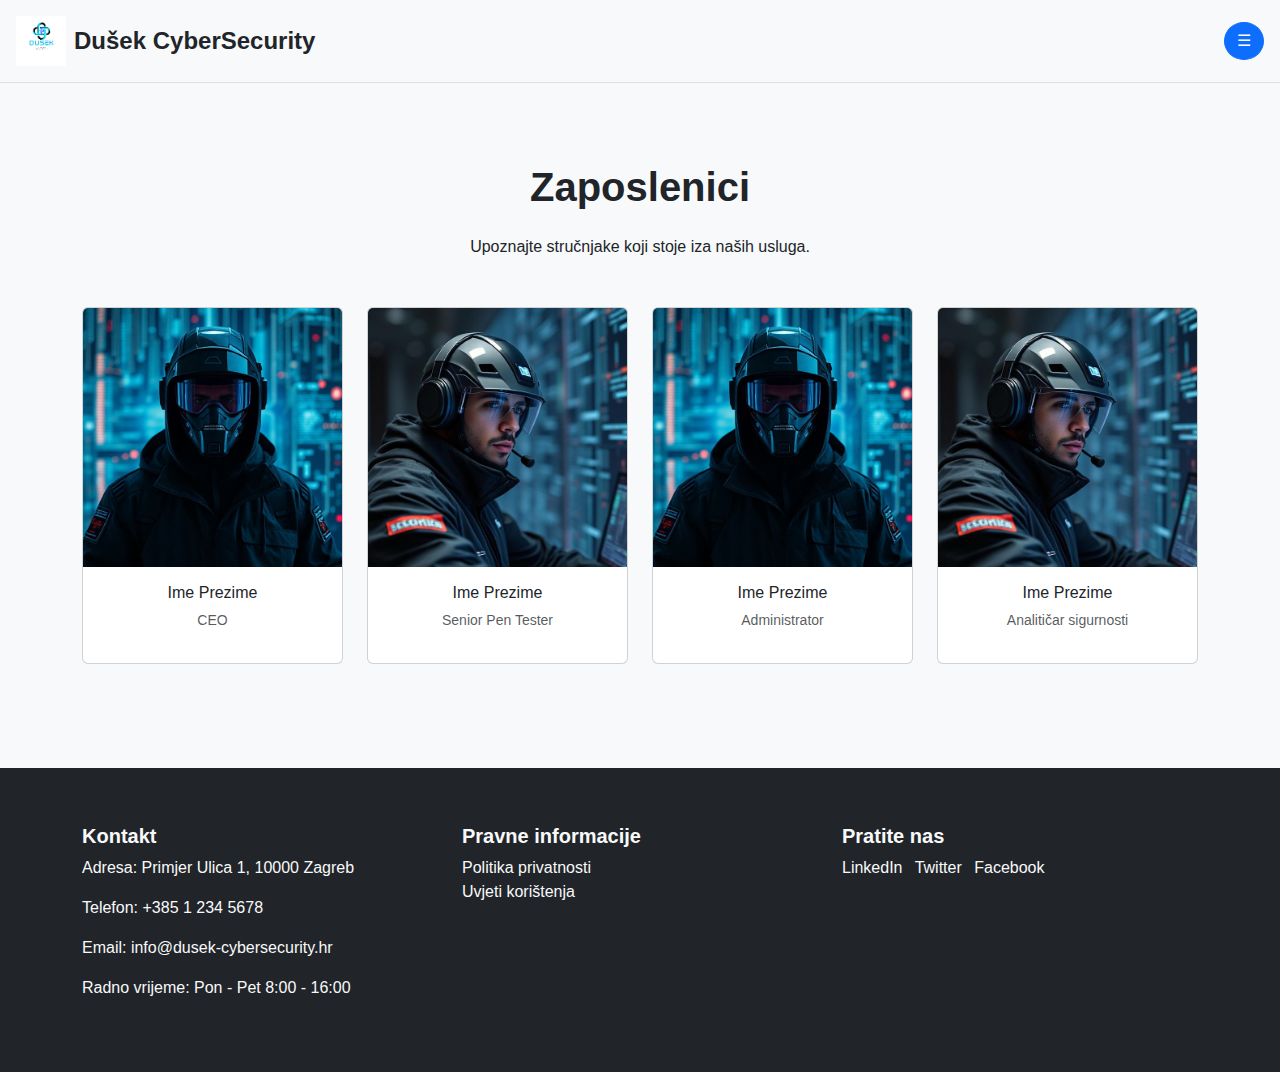
<file: zaposlenici.html>
<!DOCTYPE html>
<html lang="hr">
<head>
    <meta charset="UTF-8">
    <meta name="viewport" content="width=device-width, initial-scale=1.0">
    <title>Zaposlenici - Dušek CyberSecurity</title>
    <link href="https://cdn.jsdelivr.net/npm/bootstrap@5.3.2/dist/css/bootstrap.min.css" rel="stylesheet">
    <link rel="stylesheet" href="style.css">
</head>
<body>

<header class="bg-light border-bottom d-flex justify-content-between align-items-center p-3">
    <a href="index.html" class="d-flex align-items-center text-dark text-decoration-none">
        <img src="slike/Dusek.png" alt="Logo" width="50" height="50" class="me-2">
        <span class="fs-4 fw-bold">Dušek CyberSecurity</span>
    </a>
    <button class="btn btn-primary rounded-circle" type="button" data-bs-toggle="offcanvas" data-bs-target="#mainMenu" aria-controls="mainMenu">
        ☰
    </button>
</header>

<div class="offcanvas offcanvas-end" tabindex="-1" id="mainMenu" aria-labelledby="mainMenuLabel">
    <div class="offcanvas-header">
        <h5 class="offcanvas-title" id="mainMenuLabel">Izbornik</h5>
        <button type="button" class="btn-close" data-bs-dismiss="offcanvas" aria-label="Zatvori"></button>
    </div>
    <div class="offcanvas-body">
        <nav class="nav flex-column">
            <a class="nav-link" href="index.html">Početna</a>
            <a class="nav-link" href="o_nama.html">O nama</a>
            <a class="nav-link" href="usluge.html">Usluge</a>
            <a class="nav-link" href="novosti.html">Novosti</a>
            <a class="nav-link active" href="zaposlenici.html">Zaposlenici</a>
            <a class="nav-link" href="kontakt.html">Kontakt</a>
             <a class="nav-link active" href="password_test.html">Testiranje zaporke</a>
        </nav>
    </div>
</div>

<main class="container my-5">
    <h1 class="text-center mb-4">Zaposlenici</h1>
    <p class="text-center mb-5">Upoznajte stručnjake koji stoje iza naših usluga.</p>

    <div class="row">
        <div class="col-md-3 mb-4">
            <div class="card text-center h-100">
                <img src="slike/10ad18b3-dfc1-416d-b936-24f07ec4dc28.jfif" class="card-img-top" alt="Ime Prezime">
                <div class="card-body">
                    <h6 class="card-title">Ime Prezime</h6>
                    <p class="small text-muted">CEO</p>
                </div>
            </div>
        </div>

        <div class="col-md-3 mb-4">
            <div class="card text-center h-100">
                <img src="slike/a2803f67-7ad3-4158-bbf1-80018cb2ded8.jfif" class="card-img-top" alt="Ime Prezime">
                <div class="card-body">
                    <h6 class="card-title">Ime Prezime</h6>
                    <p class="small text-muted">Senior Pen Tester</p>
                </div>
            </div>
        </div>

        <div class="col-md-3 mb-4">
            <div class="card text-center h-100">
                <img src="slike/b21036e5-31e2-4cee-b746-43f34aae460e.jfif" class="card-img-top" alt="Ime Prezime">
                <div class="card-body">
                    <h6 class="card-title">Ime Prezime</h6>
                    <p class="small text-muted">Administrator</p>
                </div>
            </div>
        </div>

        <div class="col-md-3 mb-4">
            <div class="card text-center h-100">
                <img src="slike/dad23524-e6ed-4711-8efe-0b33aef33cac.jfif" class="card-img-top" alt="Ime Prezime">
                <div class="card-body">
                    <h6 class="card-title">Ime Prezime</h6>
                    <p class="small text-muted">Analitičar sigurnosti</p>
                </div>
            </div>
        </div>
    </div>
</main>

<footer class="bg-dark text-light mt-auto">
    <div class="container py-4">
        <div class="row">
            <div class="col-md-4">
                <h5>Kontakt</h5>
                <p>Adresa: Primjer Ulica 1, 10000 Zagreb</p>
                <p>Telefon: +385 1 234 5678</p>
                <p>Email: info@dusek-cybersecurity.hr</p>
                <p>Radno vrijeme: Pon - Pet 8:00 - 16:00</p>
            </div>
            <div class="col-md-4">
                <h5>Pravne informacije</h5>
                <ul class="list-unstyled">
                    <li><a href="privatnost.html" class="text-light">Politika privatnosti</a></li>
                    <li><a href="uvjeti.html" class="text-light">Uvjeti korištenja</a></li>
                </ul>
            </div>
            <div class="col-md-4">
                <h5>Pratite nas</h5>
                <a href="#" class="text-light me-2">LinkedIn</a>
                <a href="#" class="text-light me-2">Twitter</a>
                <a href="#" class="text-light">Facebook</a>

                <!-- Mailchimp embed placeholder -->
            </div>
        </div>
    </div>
</footer>

<script src="https://cdn.jsdelivr.net/npm/bootstrap@5.3.2/dist/js/bootstrap.bundle.min.js"></script>
</body>
</html>
</file>
<file: style.css>
html, body {
    height: 100%;
    margin: 0;
    font-family: "Segoe UI", Arial, sans-serif;
    background-color: #f8f9fa;
    color: #212529;
}

body {
    display: flex;
    flex-direction: column;
}

main {
    flex: 1 0 auto;
    padding-top: 2rem;
    padding-bottom: 2rem;
}

footer {
    flex-shrink: 0;
    background-color: #212529;
    color: #ffffff;
    padding-top: 2rem;
    padding-bottom: 2rem;
}

header {
    background-color: #ffffff;
    border-bottom: 1px solid #dee2e6;
}

header img {
    max-height: 50px;
}

.nav .nav-link {
    color: #212529;
    font-weight: 500;
    margin-left: 0.5rem;
    margin-right: 0.5rem;
}

.nav .nav-link:hover {
    color: #0d6efd;
}

h1, h2, h3, h4, h5 {
    font-weight: 700;
}

p.lead {
    font-size: 1.2rem;
    max-width: 800px;
    margin-left: auto;
    margin-right: auto;
    line-height: 1.6;
}

footer h5 {
    font-weight: 600;
}

footer a {
    color: #f8f9fa;
    text-decoration: none;
}

footer a:hover {
    text-decoration: underline;
}

form label {
    font-weight: 500;
}

form input, form textarea {
    border-radius: 0.25rem;
}

.text-center {
    text-align: center;
}

.mt-auto {
    margin-top: auto;
}
</file>
